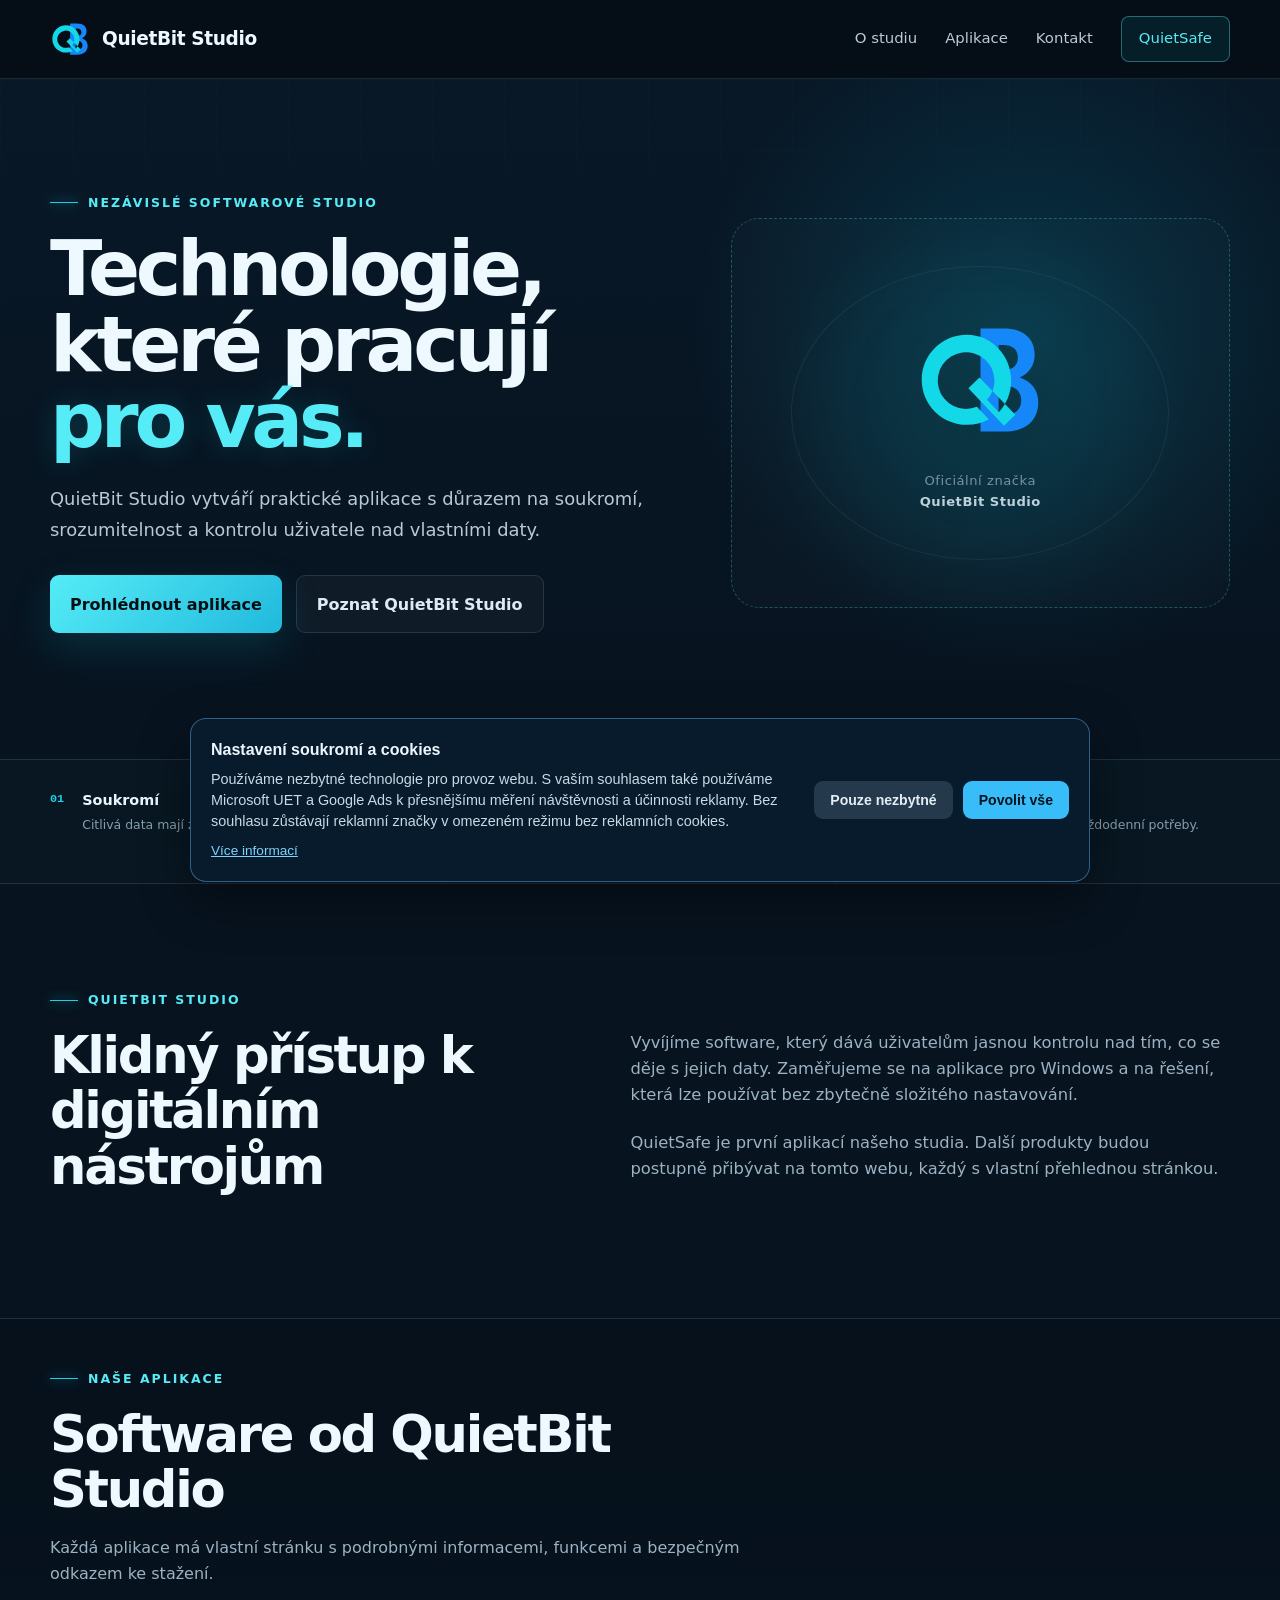
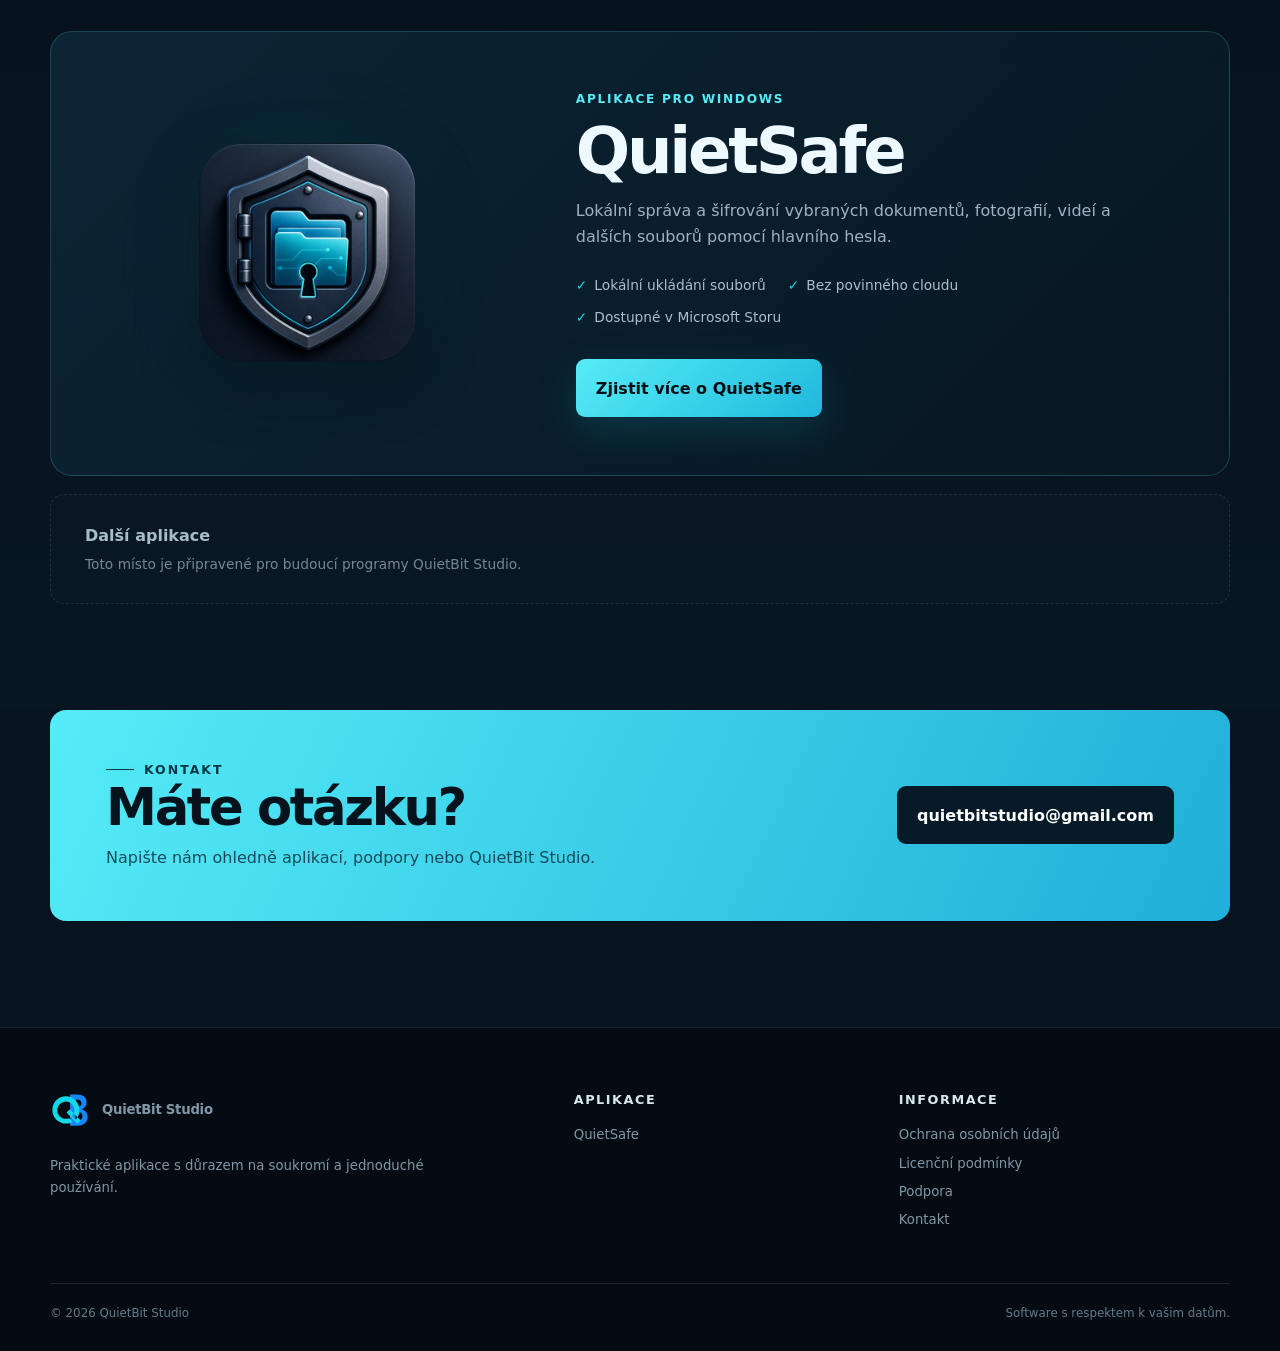
<file: index.html>
<!doctype html>
<html lang="cs">
<head>
  <!-- Google tag (gtag.js) -->
  <script async src="https://www.googletagmanager.com/gtag/js?id=AW-18332590954"></script>
  <script>
    window.dataLayer = window.dataLayer || [];
    function gtag(){dataLayer.push(arguments);}
    gtag('consent', 'default', {
      'ad_storage': 'denied',
      'analytics_storage': 'denied',
      'ad_user_data': 'denied',
      'ad_personalization': 'denied',
      'wait_for_update': 500
    });
    gtag('set', 'ads_data_redaction', true);
    gtag('js', new Date());
    gtag('config', 'AW-18332590954');
  </script>
  <meta charset="utf-8">
  <meta name="viewport" content="width=device-width, initial-scale=1">
  <title>QuietBit Studio | Aplikace s důrazem na soukromí</title>
  <meta name="description" content="QuietBit Studio vytváří srozumitelné aplikace s důrazem na soukromí, lokální zpracování dat a jednoduché používání. Poznejte aplikaci QuietSafe pro Windows.">
  <link rel="canonical" href="https://quietbitstudio.cz/">
  <meta property="og:type" content="website">
  <meta property="og:locale" content="cs_CZ">
  <meta property="og:title" content="QuietBit Studio">
  <meta property="og:description" content="Praktické aplikace s důrazem na soukromí a jednoduché používání.">
  <meta property="og:url" content="https://quietbitstudio.cz/">
  <meta property="og:image" content="https://quietbitstudio.cz/assets/quietbit-studio-google-1200.png">
  <meta name="theme-color" content="#07131f">
  <link rel="icon" type="image/png" sizes="96x96" href="/favicon-96x96.png">
  <link rel="apple-touch-icon" sizes="180x180" href="/apple-touch-icon.png">
  <link rel="stylesheet" href="styles.css?v=20260724-3">
  <link rel="stylesheet" href="uet-consent.css">
  <script src="uet-consent.js"></script>
  <script type="application/ld+json">
  {
    "@context": "https://schema.org",
    "@type": "Organization",
    "name": "QuietBit Studio",
    "url": "https://quietbitstudio.cz/",
    "email": "quietbitstudio@gmail.com",
    "description": "Vývoj praktických aplikací s důrazem na soukromí, lokální zpracování dat a jednoduché používání.",
    "logo": "https://quietbitstudio.cz/assets/quietbit-studio-google-1200.png"
  }
  </script>
</head>
<body class="studio-page">
  <a class="skip-link" href="#obsah">Přejít na obsah</a>
  <header class="site-header">
    <div class="container nav-wrap">
      <a class="brand studio-brand" href="#top" aria-label="QuietBit Studio – úvod">
        <img class="studio-logo" src="assets/quietbit-studio-mark.svg" alt="" width="40" height="40">
        <span>QuietBit Studio</span>
      </a>
      <nav aria-label="Hlavní navigace">
        <a href="#studio">O studiu</a>
        <a href="#aplikace">Aplikace</a>
        <a href="#kontakt">Kontakt</a>
        <a class="nav-cta" href="/quietsafe/">QuietSafe</a>
      </nav>
    </div>
  </header>

  <main id="obsah">
    <section class="hero studio-hero" id="top">
      <div class="container studio-hero-grid">
        <div class="hero-copy">
          <p class="eyebrow"><span></span> Nezávislé softwarové studio</p>
          <h1>Technologie, které pracují <em>pro vás.</em></h1>
          <p class="hero-lead">QuietBit Studio vytváří praktické aplikace s důrazem na soukromí, srozumitelnost a kontrolu uživatele nad vlastními daty.</p>
          <div class="hero-actions">
            <a class="button primary" href="#aplikace">Prohlédnout aplikace</a>
            <a class="button secondary" href="#studio">Poznat QuietBit Studio</a>
          </div>
        </div>
        <div class="studio-identity" aria-label="Logo QuietBit Studio">
          <img class="studio-mark-large" src="assets/quietbit-studio-mark.svg" alt="Propojený monogram písmen Q a B – logo QuietBit Studio" width="512" height="512">
          <p>Oficiální značka<br><strong>QuietBit Studio</strong></p>
        </div>
      </div>
    </section>

    <section class="trust-strip" aria-label="Hodnoty QuietBit Studio">
      <div class="container trust-grid">
        <div><strong>01</strong><span><b>Soukromí</b>Citlivá data mají zůstat pod kontrolou uživatele.</span></div>
        <div><strong>02</strong><span><b>Jednoduchost</b>Funkce mají být srozumitelné bez zbytežité složitosti.</span></div>
        <div><strong>03</strong><span><b>Praktičnost</b>Software má řešit skutečné každodenní potřeby.</span></div>
      </div>
    </section>

    <section class="section" id="studio">
      <div class="container studio-about">
        <div class="section-heading">
          <p class="eyebrow"><span></span> QuietBit Studio</p>
          <h2>Klidný přístup k digitálním nástrojům</h2>
        </div>
        <div class="studio-about-copy">
          <p>Vyvíjíme software, který dává uživatelům jasnou kontrolu nad tím, co se děje s jejich daty. Zaměřujeme se na aplikace pro Windows a na řešení, která lze používat bez zbytečně složitého nastavování.</p>
          <p>QuietSafe je první aplikací našeho studia. Další produkty budou postupně přibývat na tomto webu, každý s vlastní přehlednou stránkou.</p>
        </div>
      </div>
    </section>

    <section class="section apps-section" id="aplikace">
      <div class="container">
        <div class="section-heading">
          <p class="eyebrow"><span></span> Naše aplikace</p>
          <h2>Software od QuietBit Studio</h2>
          <p>Každá aplikace má vlastní stránku s podrobnými informacemi, funkcemi a bezpečným odkazem ke stažení.</p>
        </div>
        <article class="product-card">
          <div class="product-visual">
            <img src="assets/quietsafe-shield-clean.png" alt="Logo aplikace QuietSafe" width="1080" height="1080">
          </div>
          <div class="product-copy">
            <p class="product-label">Aplikace pro Windows</p>
            <h3>QuietSafe</h3>
            <p>Lokální správa a šifrování vybraných dokumentů, fotografií, videí a dalších souborů pomocí hlavního hesla.</p>
            <ul class="product-points">
              <li>Lokální ukládání souborů</li>
              <li>Bez povinného cloudu</li>
              <li>Dostupné v Microsoft Storu</li>
            </ul>
            <a class="button primary" href="/quietsafe/">Zjistit více o QuietSafe</a>
          </div>
        </article>
        <div class="future-products">
          <span>Další aplikace</span>
          <p>Toto místo je připravené pro budoucí programy QuietBit Studio.</p>
        </div>
      </div>
    </section>

    <section class="section cta-section" id="kontakt">
      <div class="container cta-box">
        <div>
          <p class="eyebrow"><span></span> Kontakt</p>
          <h2>Máte otázku?</h2>
          <p>Napište nám ohledně aplikací, podpory nebo QuietBit Studio.</p>
        </div>
        <a class="button primary" href="mailto:quietbitstudio@gmail.com">quietbitstudio@gmail.com</a>
      </div>
    </section>
  </main>

  <footer>
    <div class="container footer-grid">
      <div class="footer-brand">
        <a class="brand studio-brand" href="#top"><img class="studio-logo" src="assets/quietbit-studio-mark.svg" alt="" width="40" height="40"><span>QuietBit Studio</span></a>
        <p>Praktické aplikace s důrazem na soukromí a jednoduché používání.</p>
      </div>
      <div><h3>Aplikace</h3><a href="/quietsafe/">QuietSafe</a></div>
      <div><h3>Informace</h3><a href="privacy-policy.html">Ochrana osobních údajů</a><a href="terms.html">Licenční podmínky</a><a href="support.html">Podpora</a><a href="mailto:quietbitstudio@gmail.com">Kontakt</a></div>
    </div>
    <div class="container footer-bottom"><span>© <span id="year">2026</span> QuietBit Studio</span><span>Software s respektem k vašim datům.</span></div>
  </footer>
  <script>document.getElementById('year').textContent = new Date().getFullYear();</script>
</body>
</html>
</file>
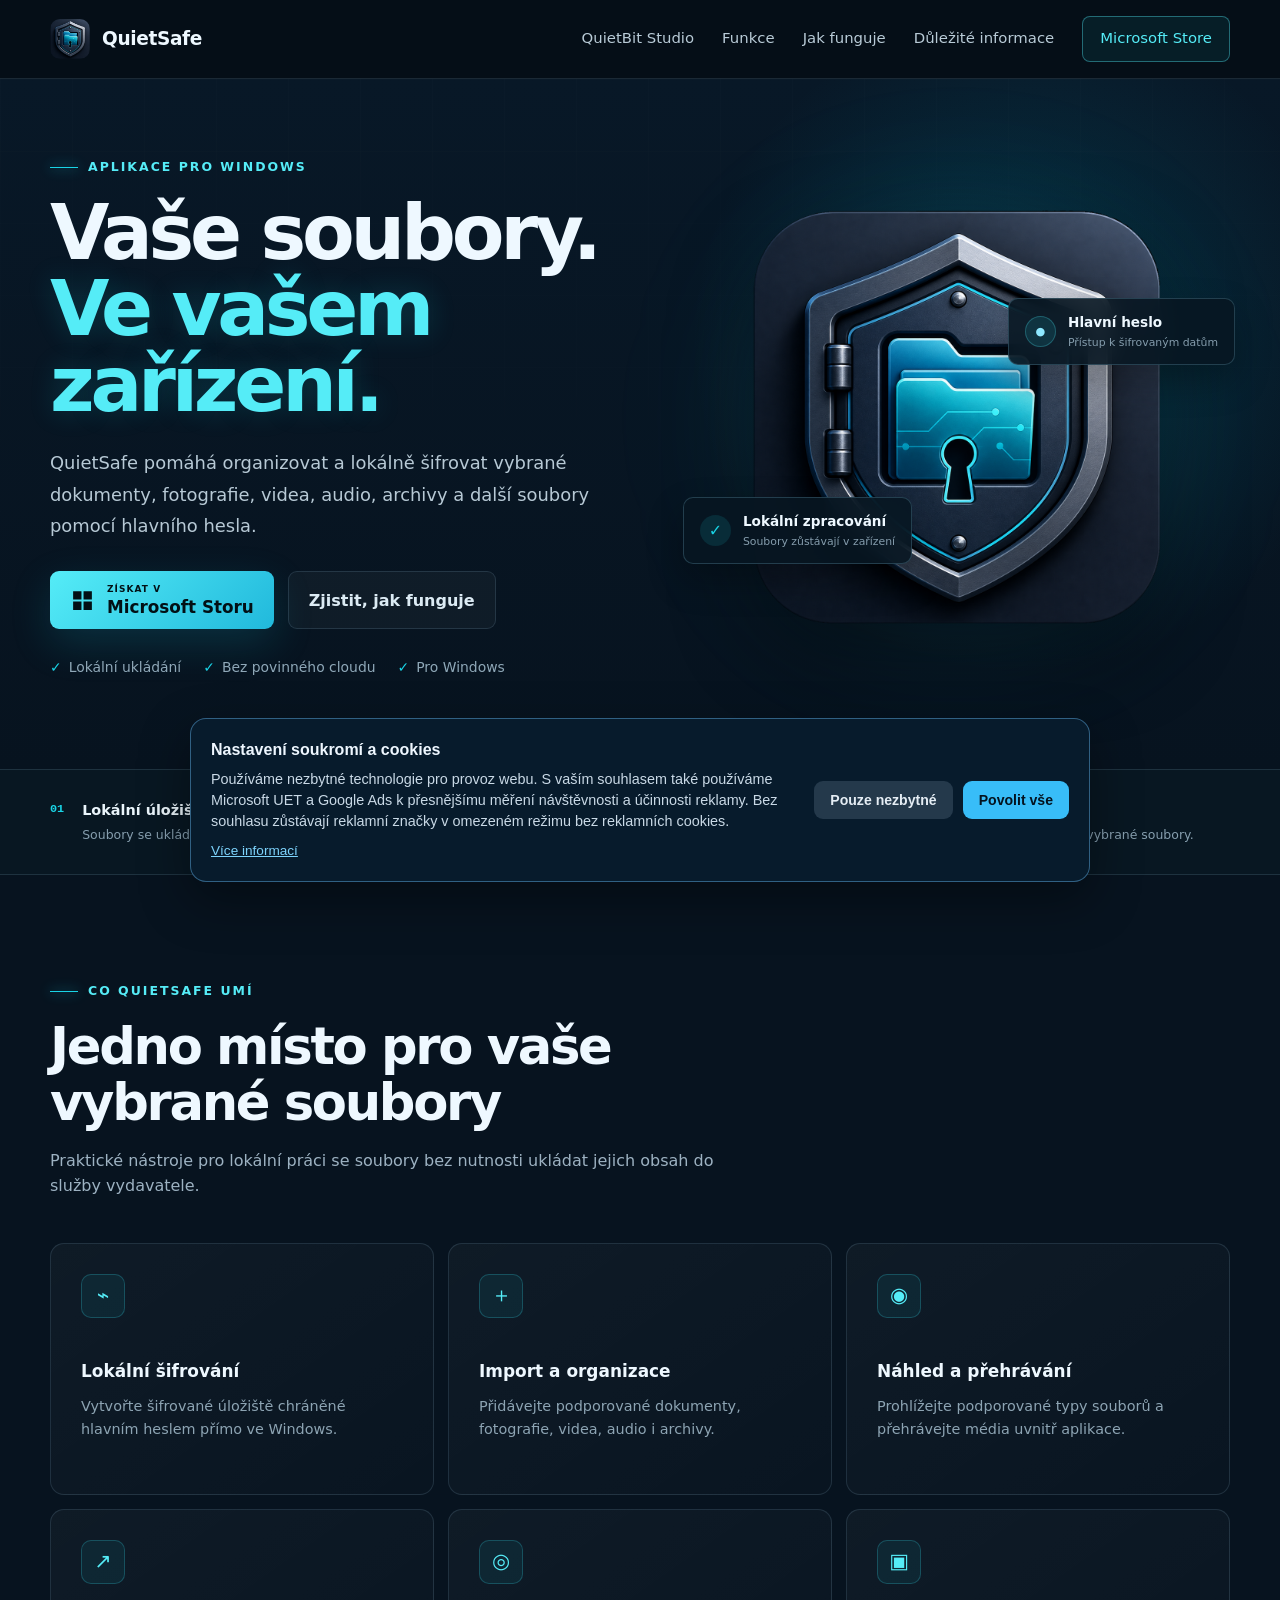
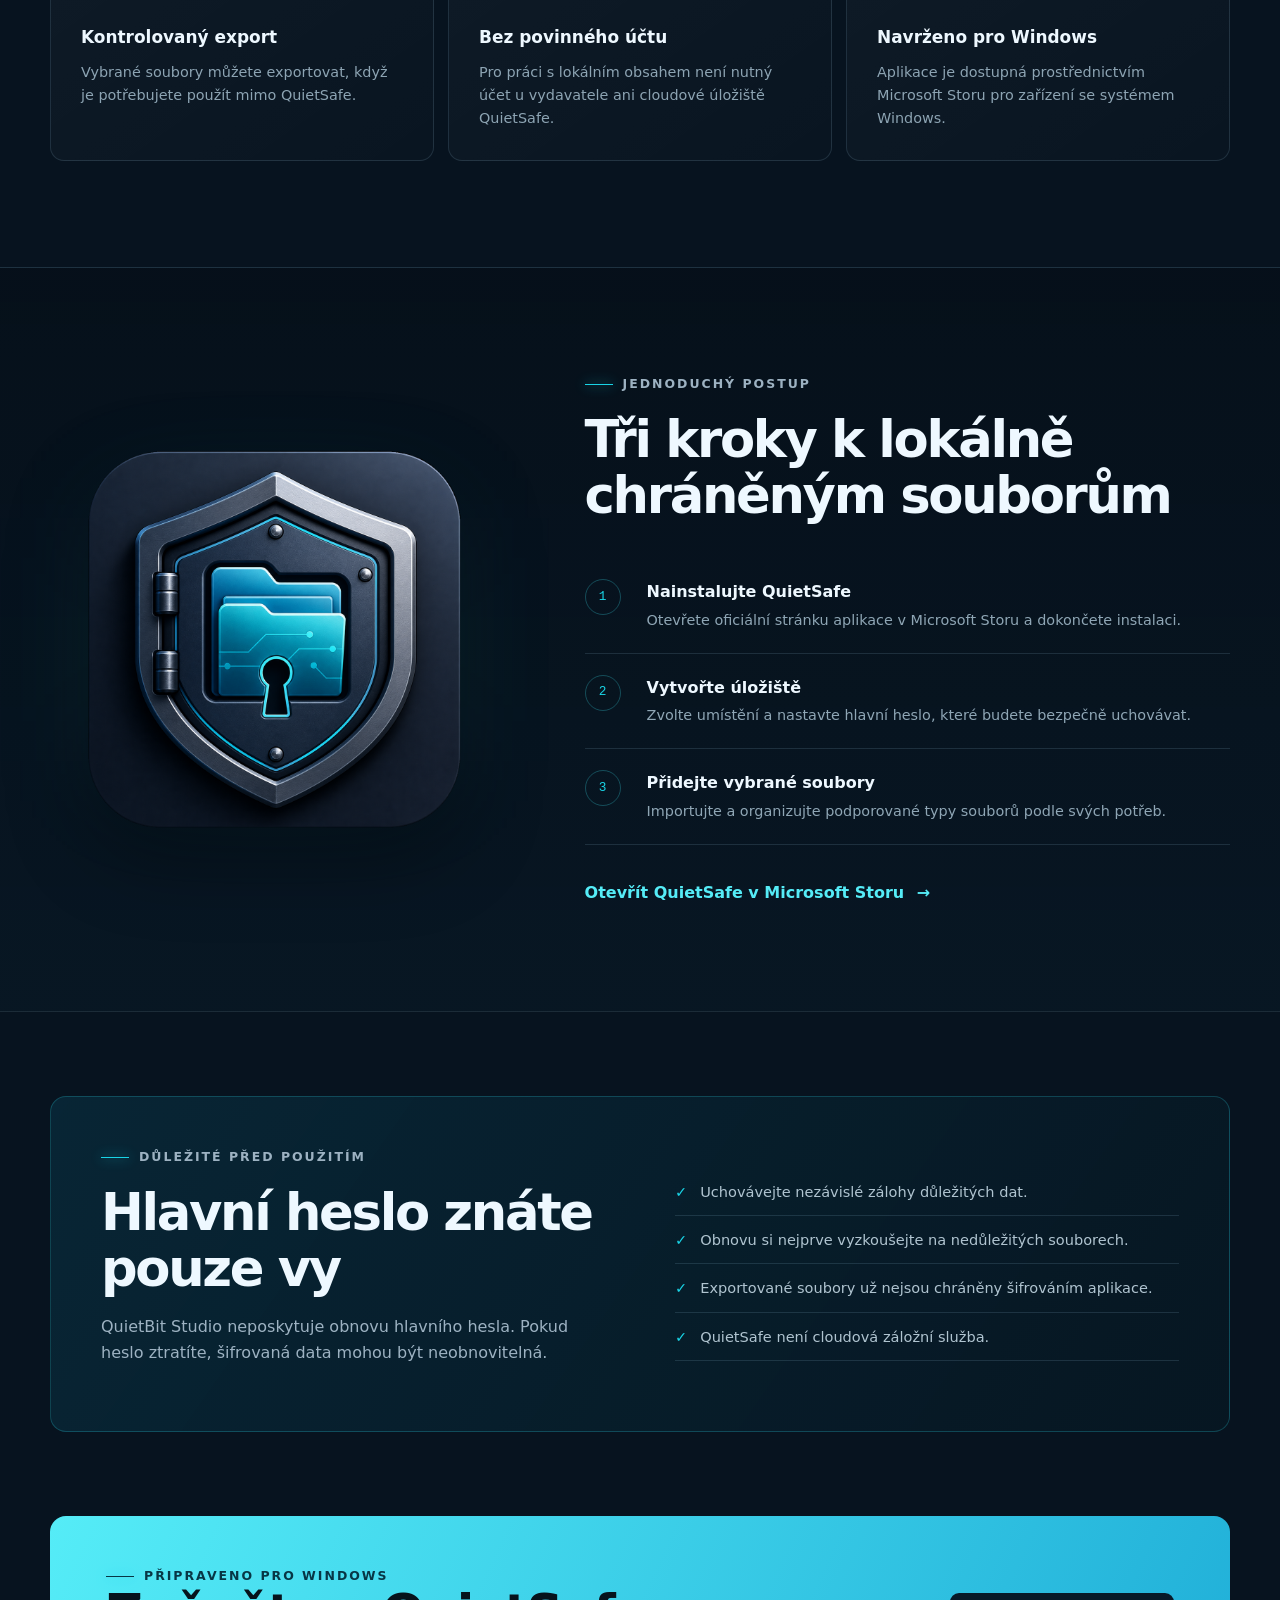
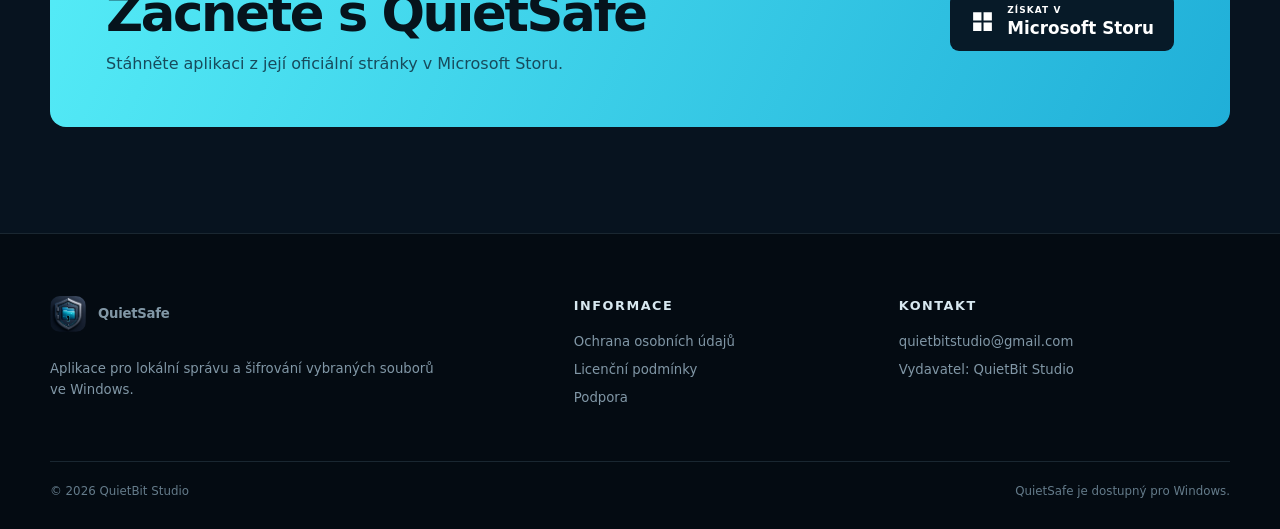
<file: quietsafe/index.html>
<!doctype html>
<html lang="cs">
<head>
  <!-- Google tag (gtag.js) -->
  <script async src="https://www.googletagmanager.com/gtag/js?id=AW-18332590954"></script>
  <script>
    window.dataLayer = window.dataLayer || [];
    function gtag(){dataLayer.push(arguments);}
    gtag('consent', 'default', {
      'ad_storage': 'denied',
      'analytics_storage': 'denied',
      'ad_user_data': 'denied',
      'ad_personalization': 'denied',
      'wait_for_update': 500
    });
    gtag('set', 'ads_data_redaction', true);
    gtag('js', new Date());

    gtag('config', 'AW-18332590954');
  </script>
  <meta charset="utf-8">
  <meta name="viewport" content="width=device-width, initial-scale=1">
  <title>QuietSafe pro Windows | Lokální šifrování souborů</title>
  <meta name="description" content="QuietSafe pomáhá spravovat a lokálně šifrovat vybrané dokumenty, fotografie a další soubory ve Windows. Stáhněte aplikaci z Microsoft Storu.">
  <link rel="canonical" href="https://quietbitstudio.cz/quietsafe/">
  <meta property="og:type" content="website">
  <meta property="og:locale" content="cs_CZ">
  <meta property="og:title" content="QuietSafe pro Windows">
  <meta property="og:description" content="Lokální správa a šifrování vybraných souborů ve Windows.">
  <meta property="og:url" content="https://quietbitstudio.cz/quietsafe/">
  <meta property="og:image" content="https://quietbitstudio.cz/assets/quietsafe-cover.png">
  <meta name="theme-color" content="#07131f">
  <link rel="icon" type="image/png" sizes="96x96" href="/favicon-96x96.png">
  <link rel="apple-touch-icon" sizes="180x180" href="/apple-touch-icon.png">
  <link rel="stylesheet" href="../styles.css">
  <link rel="stylesheet" href="../uet-consent.css">
  <script src="../uet-consent.js"></script>
  <script type="application/ld+json">
  {
    "@context": "https://schema.org",
    "@type": "SoftwareApplication",
    "name": "QuietSafe",
    "applicationCategory": "SecurityApplication",
    "operatingSystem": "Windows",
    "description": "Aplikace pro lokální správu a šifrování vybraných souborů ve Windows.",
    "publisher": {
      "@type": "Organization",
      "name": "QuietBit Studio",
      "url": "https://quietbitstudio.cz/",
      "logo": "https://quietbitstudio.cz/assets/quietsafe-business-logo-1200.png"
    },
    "downloadUrl": "https://apps.microsoft.com/detail/9PLM3BWGZHS3?hl=cs-CZ&gl=CZ"
  }
  </script>
</head>
<body>
  <a class="skip-link" href="#obsah">Přejít na obsah</a>
  <header class="site-header">
    <div class="container nav-wrap">
      <a class="brand" href="#top" aria-label="QuietSafe – úvod">
        <img src="../assets/quietsafe-icon.png" alt="" width="40" height="40">
        <span>QuietSafe</span>
      </a>
      <nav aria-label="Hlavní navigace">
        <a href="/">QuietBit Studio</a>
        <a href="#funkce">Funkce</a>
        <a href="#jak-funguje">Jak funguje</a>
        <a href="#dulezite">Důležité informace</a>
        <a class="nav-cta" href="https://apps.microsoft.com/detail/9PLM3BWGZHS3?hl=cs-CZ&gl=CZ">Microsoft Store</a>
      </nav>
    </div>
  </header>

  <main id="obsah">
    <section class="hero" id="top">
      <div class="container hero-grid">
        <div class="hero-copy">
          <p class="eyebrow"><span></span> Aplikace pro Windows</p>
          <h1>Vaše soubory.<br><em>Ve vašem zařízení.</em></h1>
          <p class="hero-lead">QuietSafe pomáhá organizovat a lokálně šifrovat vybrané dokumenty, fotografie, videa, audio, archivy a další soubory pomocí hlavního hesla.</p>
          <div class="hero-actions">
            <a class="button primary" href="https://apps.microsoft.com/detail/9PLM3BWGZHS3?hl=cs-CZ&gl=CZ">
              <svg aria-hidden="true" viewBox="0 0 24 24"><path d="M3 3h8v8H3V3Zm10 0h8v8h-8V3ZM3 13h8v8H3v-8Zm10 0h8v8h-8v-8Z"/></svg>
              <span><small>ZÍSKAT V</small>Microsoft Storu</span>
            </a>
            <a class="button secondary" href="#jak-funguje">Zjistit, jak funguje</a>
          </div>
          <ul class="hero-points" aria-label="Hlavní vlastnosti">
            <li>Lokální ukládání</li>
            <li>Bez povinného cloudu</li>
            <li>Pro Windows</li>
          </ul>
        </div>
        <div class="hero-visual" aria-label="Ilustrace aplikace QuietSafe">
          <div class="glow"></div>
          <img src="../assets/quietsafe-shield-clean.png" alt="Symbol QuietSafe – složky uvnitř ochranného štítu" width="1080" height="1080">
          <div class="status-card status-one"><span class="status-icon">✓</span><div><strong>Lokální zpracování</strong><small>Soubory zůstávají v zařízení</small></div></div>
          <div class="status-card status-two"><span class="status-icon key">●</span><div><strong>Hlavní heslo</strong><small>Přístup k šifrovaným datům</small></div></div>
        </div>
      </div>
    </section>

    <section class="trust-strip" aria-label="Shrnutí ochrany soukromí">
      <div class="container trust-grid">
        <div><strong>01</strong><span><b>Lokální úložiště</b>Soubory se ukládají na vašem zařízení.</span></div>
        <div><strong>02</strong><span><b>Bez služby QuietSafe Cloud</b>Soubory ani klíče se neposílají vydavateli.</span></div>
        <div><strong>03</strong><span><b>Vy rozhodujete</b>Importujete a exportujete jen vybrané soubory.</span></div>
      </div>
    </section>

    <section class="section" id="funkce">
      <div class="container">
        <div class="section-heading">
          <p class="eyebrow"><span></span> Co QuietSafe umí</p>
          <h2>Jedno místo pro vaše vybrané soubory</h2>
          <p>Praktické nástroje pro lokální práci se soubory bez nutnosti ukládat jejich obsah do služby vydavatele.</p>
        </div>
        <div class="feature-grid">
          <article class="feature-card">
            <div class="feature-icon">⌁</div>
            <h3>Lokální šifrování</h3>
            <p>Vytvořte šifrované úložiště chráněné hlavním heslem přímo ve Windows.</p>
          </article>
          <article class="feature-card">
            <div class="feature-icon">＋</div>
            <h3>Import a organizace</h3>
            <p>Přidávejte podporované dokumenty, fotografie, videa, audio i archivy.</p>
          </article>
          <article class="feature-card">
            <div class="feature-icon">◉</div>
            <h3>Náhled a přehrávání</h3>
            <p>Prohlížejte podporované typy souborů a přehrávejte média uvnitř aplikace.</p>
          </article>
          <article class="feature-card">
            <div class="feature-icon">↗</div>
            <h3>Kontrolovaný export</h3>
            <p>Vybrané soubory můžete exportovat, když je potřebujete použít mimo QuietSafe.</p>
          </article>
          <article class="feature-card">
            <div class="feature-icon">◎</div>
            <h3>Bez povinného účtu</h3>
            <p>Pro práci s lokálním obsahem není nutný účet u vydavatele ani cloudové úložiště QuietSafe.</p>
          </article>
          <article class="feature-card">
            <div class="feature-icon">▣</div>
            <h3>Navrženo pro Windows</h3>
            <p>Aplikace je dostupná prostřednictvím Microsoft Storu pro zařízení se systémem Windows.</p>
          </article>
        </div>
      </div>
    </section>

    <section class="section process-section" id="jak-funguje">
      <div class="container process-grid">
        <div class="process-art">
          <img src="../assets/quietsafe-shield-clean.png" alt="Ikona QuietSafe s ochranným štítem a složkami" width="1080" height="1080" loading="lazy">
        </div>
        <div class="process-copy">
          <p class="eyebrow"><span></span> Jednoduchý postup</p>
          <h2>Tři kroky k lokálně chráněným souborům</h2>
          <ol class="steps">
            <li><span>1</span><div><h3>Nainstalujte QuietSafe</h3><p>Otevřete oficiální stránku aplikace v Microsoft Storu a dokončete instalaci.</p></div></li>
            <li><span>2</span><div><h3>Vytvořte úložiště</h3><p>Zvolte umístění a nastavte hlavní heslo, které budete bezpečně uchovávat.</p></div></li>
            <li><span>3</span><div><h3>Přidejte vybrané soubory</h3><p>Importujte a organizujte podporované typy souborů podle svých potřeb.</p></div></li>
          </ol>
          <a class="text-link" href="https://apps.microsoft.com/detail/9PLM3BWGZHS3?hl=cs-CZ&gl=CZ">Otevřít QuietSafe v Microsoft Storu <span>→</span></a>
        </div>
      </div>
    </section>

    <section class="section notice-section" id="dulezite">
      <div class="container notice-wrap">
        <div>
          <p class="eyebrow"><span></span> Důležité před použitím</p>
          <h2>Hlavní heslo znáte pouze vy</h2>
          <p>QuietBit Studio neposkytuje obnovu hlavního hesla. Pokud heslo ztratíte, šifrovaná data mohou být neobnovitelná.</p>
        </div>
        <ul>
          <li><span>✓</span> Uchovávejte nezávislé zálohy důležitých dat.</li>
          <li><span>✓</span> Obnovu si nejprve vyzkoušejte na nedůležitých souborech.</li>
          <li><span>✓</span> Exportované soubory už nejsou chráněny šifrováním aplikace.</li>
          <li><span>✓</span> QuietSafe není cloudová záložní služba.</li>
        </ul>
      </div>
    </section>

    <section class="section cta-section">
      <div class="container cta-box">
        <div>
          <p class="eyebrow"><span></span> Připraveno pro Windows</p>
          <h2>Začněte s QuietSafe</h2>
          <p>Stáhněte aplikaci z její oficiální stránky v Microsoft Storu.</p>
        </div>
        <a class="button primary" href="https://apps.microsoft.com/detail/9PLM3BWGZHS3?hl=cs-CZ&gl=CZ">
          <svg aria-hidden="true" viewBox="0 0 24 24"><path d="M3 3h8v8H3V3Zm10 0h8v8h-8V3ZM3 13h8v8H3v-8Zm10 0h8v8h-8v-8Z"/></svg>
          <span><small>ZÍSKAT V</small>Microsoft Storu</span>
        </a>
      </div>
    </section>
  </main>

  <footer>
    <div class="container footer-grid">
      <div class="footer-brand">
        <a class="brand" href="#top"><img src="../assets/quietsafe-icon.png" alt="" width="36" height="36"><span>QuietSafe</span></a>
        <p>Aplikace pro lokální správu a šifrování vybraných souborů ve Windows.</p>
      </div>
      <div><h3>Informace</h3><a href="../privacy-policy.html">Ochrana osobních údajů</a><a href="../terms.html">Licenční podmínky</a><a href="../support.html">Podpora</a></div>
      <div><h3>Kontakt</h3><a href="mailto:quietbitstudio@gmail.com">quietbitstudio@gmail.com</a><p>Vydavatel: QuietBit Studio</p></div>
    </div>
    <div class="container footer-bottom"><span>© <span id="year">2026</span> QuietBit Studio</span><span>QuietSafe je dostupný pro Windows.</span></div>
  </footer>
  <script>document.getElementById('year').textContent = new Date().getFullYear();</script>
</body>
</html>
</file>
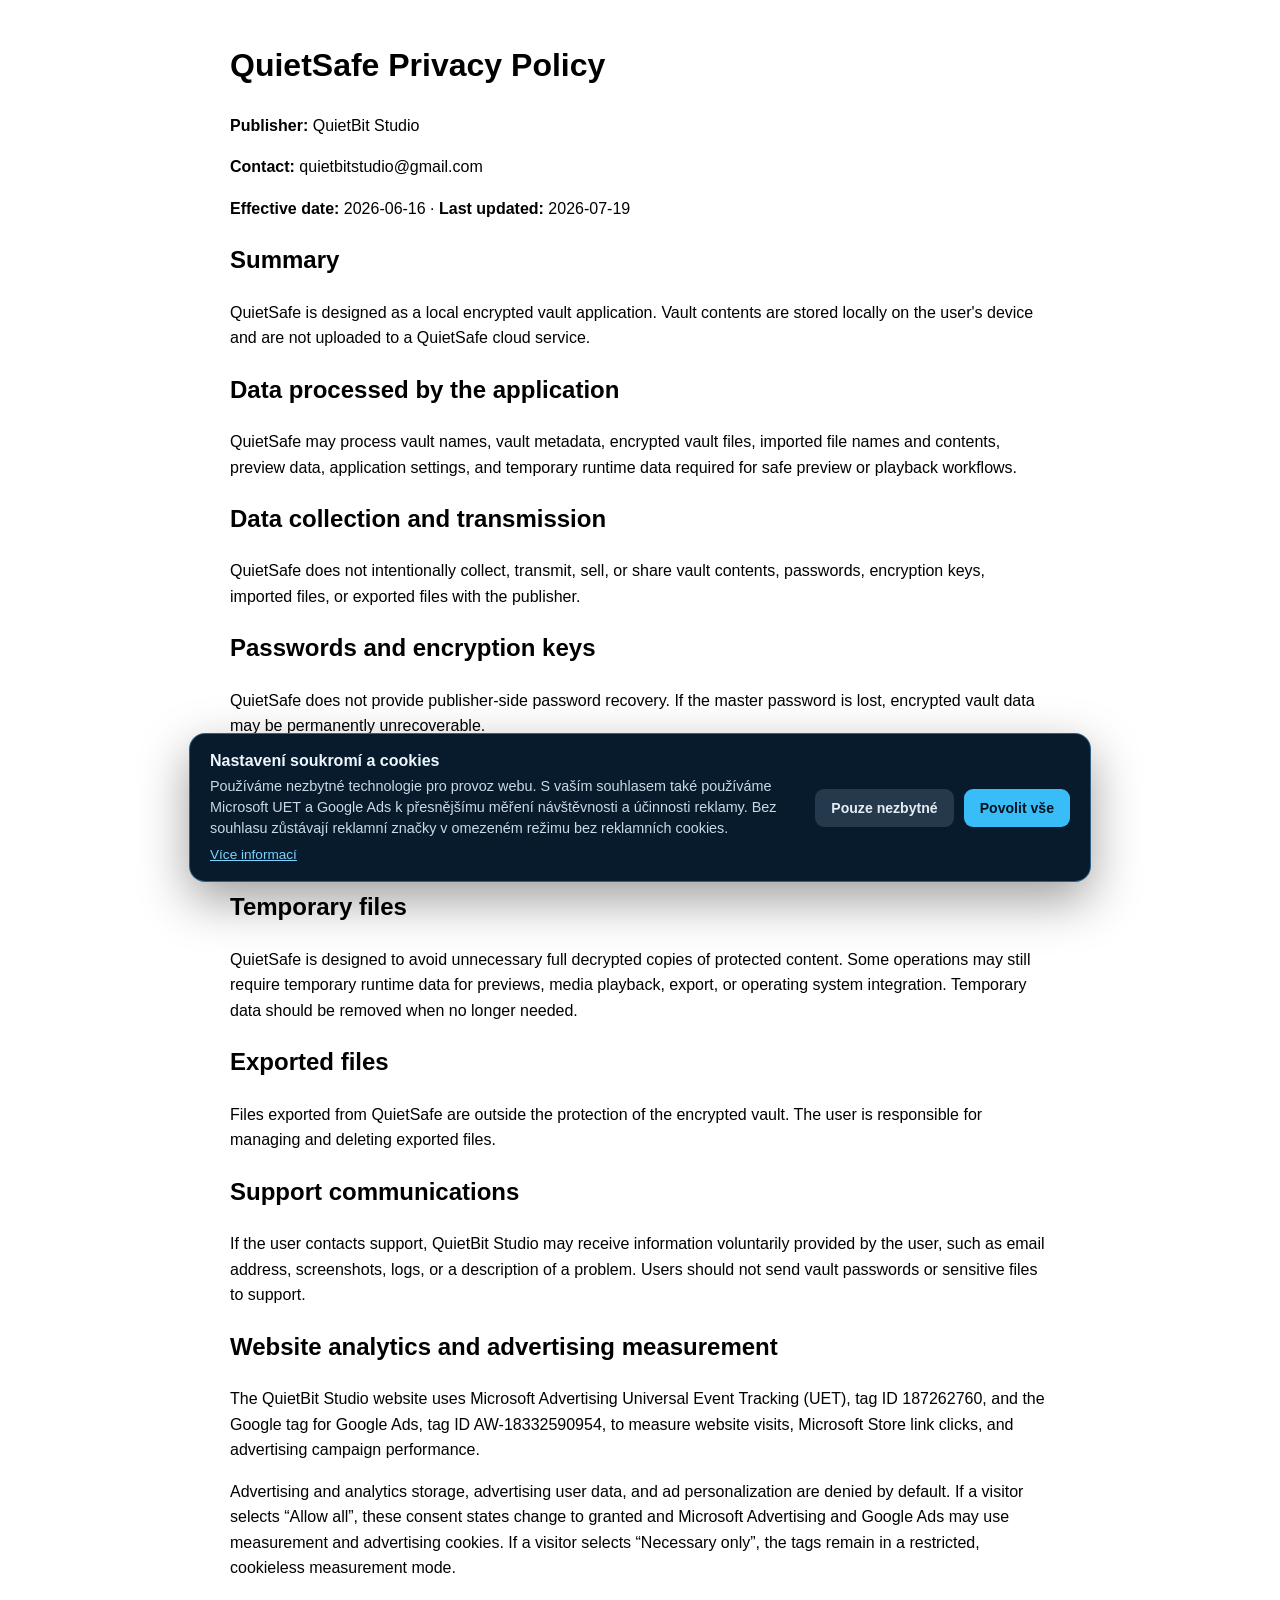
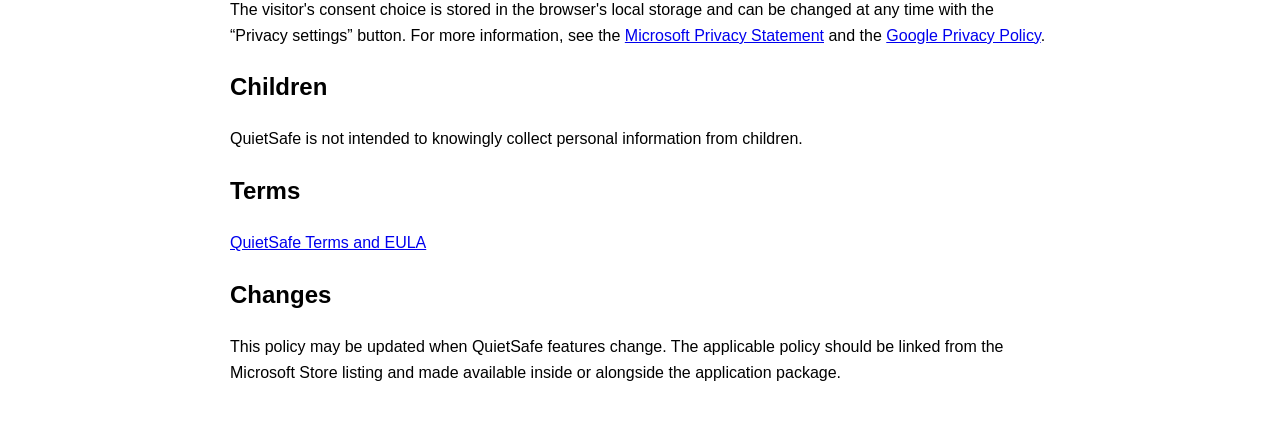
<file: privacy-policy.html>
<!doctype html>
<html lang="en">
<head>
  <!-- Google tag (gtag.js) -->
  <script async src="https://www.googletagmanager.com/gtag/js?id=AW-18332590954"></script>
  <script>
    window.dataLayer = window.dataLayer || [];
    function gtag(){dataLayer.push(arguments);}
    gtag('consent', 'default', {
      'ad_storage': 'denied',
      'analytics_storage': 'denied',
      'ad_user_data': 'denied',
      'ad_personalization': 'denied',
      'wait_for_update': 500
    });
    gtag('set', 'ads_data_redaction', true);
    gtag('js', new Date());

    gtag('config', 'AW-18332590954');
  </script>
  <meta charset="utf-8">
  <title>QuietSafe Privacy Policy</title>
  <meta name="viewport" content="width=device-width, initial-scale=1">
  <link rel="icon" type="image/png" sizes="96x96" href="/favicon-96x96.png">
  <link rel="apple-touch-icon" sizes="180x180" href="/apple-touch-icon.png">
  <link rel="stylesheet" href="uet-consent.css">
  <script src="uet-consent.js"></script>
</head>
<body>
  <main style="max-width: 820px; margin: 40px auto; padding: 0 20px; font-family: Arial, sans-serif; line-height: 1.6;">
    <h1>QuietSafe Privacy Policy</h1>

    <p><strong>Publisher:</strong> QuietBit Studio</p>
    <p><strong>Contact:</strong> quietbitstudio@gmail.com</p>
    <p><strong>Effective date:</strong> 2026-06-16 · <strong>Last updated:</strong> 2026-07-19</p>

    <h2>Summary</h2>
    <p>QuietSafe is designed as a local encrypted vault application. Vault contents are stored locally on the user's device and are not uploaded to a QuietSafe cloud service.</p>

    <h2>Data processed by the application</h2>
    <p>QuietSafe may process vault names, vault metadata, encrypted vault files, imported file names and contents, preview data, application settings, and temporary runtime data required for safe preview or playback workflows.</p>

    <h2>Data collection and transmission</h2>
    <p>QuietSafe does not intentionally collect, transmit, sell, or share vault contents, passwords, encryption keys, imported files, or exported files with the publisher.</p>

    <h2>Passwords and encryption keys</h2>
    <p>QuietSafe does not provide publisher-side password recovery. If the master password is lost, encrypted vault data may be permanently unrecoverable.</p>

    <h2>Local storage</h2>
    <p>QuietSafe stores vault data on the user's device in user-selected or application-managed folders. The user is responsible for backups and for protecting device access.</p>

    <h2>Temporary files</h2>
    <p>QuietSafe is designed to avoid unnecessary full decrypted copies of protected content. Some operations may still require temporary runtime data for previews, media playback, export, or operating system integration. Temporary data should be removed when no longer needed.</p>

    <h2>Exported files</h2>
    <p>Files exported from QuietSafe are outside the protection of the encrypted vault. The user is responsible for managing and deleting exported files.</p>

    <h2>Support communications</h2>
    <p>If the user contacts support, QuietBit Studio may receive information voluntarily provided by the user, such as email address, screenshots, logs, or a description of a problem. Users should not send vault passwords or sensitive files to support.</p>

    <h2 id="website-measurement">Website analytics and advertising measurement</h2>
    <p>The QuietBit Studio website uses Microsoft Advertising Universal Event Tracking (UET), tag ID 187262760, and the Google tag for Google Ads, tag ID AW-18332590954, to measure website visits, Microsoft Store link clicks, and advertising campaign performance.</p>
    <p>Advertising and analytics storage, advertising user data, and ad personalization are denied by default. If a visitor selects “Allow all”, these consent states change to granted and Microsoft Advertising and Google Ads may use measurement and advertising cookies. If a visitor selects “Necessary only”, the tags remain in a restricted, cookieless measurement mode.</p>
    <p>The visitor's consent choice is stored in the browser's local storage and can be changed at any time with the “Privacy settings” button. For more information, see the <a href="https://privacy.microsoft.com/privacystatement">Microsoft Privacy Statement</a> and the <a href="https://policies.google.com/privacy">Google Privacy Policy</a>.</p>

    <h2>Children</h2>
    <p>QuietSafe is not intended to knowingly collect personal information from children.</p>

    <h2>Terms</h2>
    <p><a href="terms.html">QuietSafe Terms and EULA</a></p>

    <h2>Changes</h2>
    <p>This policy may be updated when QuietSafe features change. The applicable policy should be linked from the Microsoft Store listing and made available inside or alongside the application package.</p>
  </main>
</body>
</html>
</file>
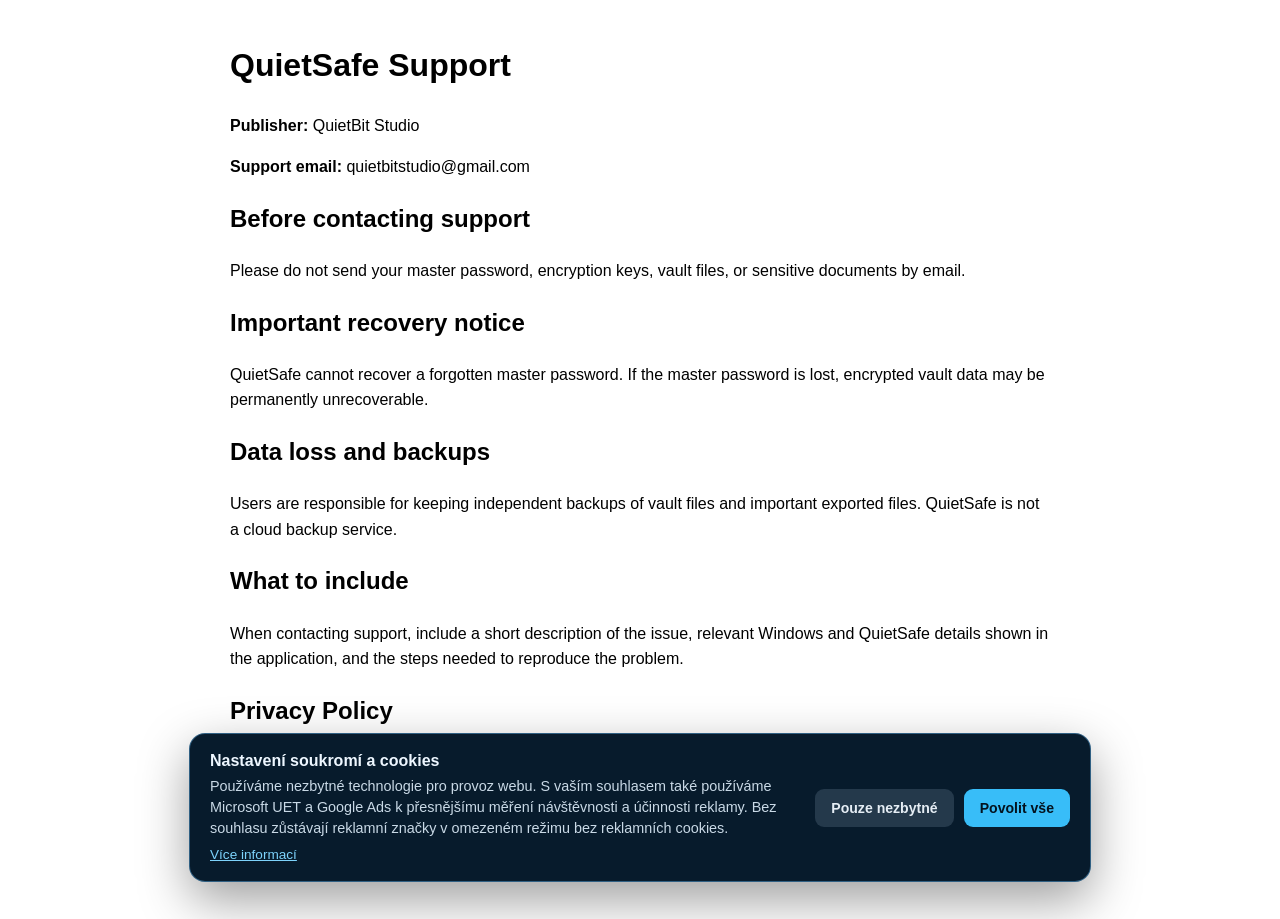
<file: support.html>
<!doctype html>
<html lang="en">
<head>
  <!-- Google tag (gtag.js) -->
  <script async src="https://www.googletagmanager.com/gtag/js?id=AW-18332590954"></script>
  <script>
    window.dataLayer = window.dataLayer || [];
    function gtag(){dataLayer.push(arguments);}
    gtag('consent', 'default', {
      'ad_storage': 'denied',
      'analytics_storage': 'denied',
      'ad_user_data': 'denied',
      'ad_personalization': 'denied',
      'wait_for_update': 500
    });
    gtag('set', 'ads_data_redaction', true);
    gtag('js', new Date());

    gtag('config', 'AW-18332590954');
  </script>
  <meta charset="utf-8">
  <title>QuietSafe Support</title>
  <meta name="viewport" content="width=device-width, initial-scale=1">
  <link rel="icon" type="image/png" sizes="96x96" href="/favicon-96x96.png">
  <link rel="apple-touch-icon" sizes="180x180" href="/apple-touch-icon.png">
  <link rel="stylesheet" href="uet-consent.css">
  <script src="uet-consent.js"></script>
</head>
<body>
  <main style="max-width: 820px; margin: 40px auto; padding: 0 20px; font-family: Arial, sans-serif; line-height: 1.6;">
    <h1>QuietSafe Support</h1>

    <p><strong>Publisher:</strong> QuietBit Studio</p>
    <p><strong>Support email:</strong> quietbitstudio@gmail.com</p>

    <h2>Before contacting support</h2>
    <p>Please do not send your master password, encryption keys, vault files, or sensitive documents by email.</p>

    <h2>Important recovery notice</h2>
    <p>QuietSafe cannot recover a forgotten master password. If the master password is lost, encrypted vault data may be permanently unrecoverable.</p>

    <h2>Data loss and backups</h2>
    <p>Users are responsible for keeping independent backups of vault files and important exported files. QuietSafe is not a cloud backup service.</p>

    <h2>What to include</h2>
    <p>When contacting support, include a short description of the issue, relevant Windows and QuietSafe details shown in the application, and the steps needed to reproduce the problem.</p>

    <h2>Privacy Policy</h2>
    <p><a href="privacy-policy.html">QuietSafe Privacy Policy</a></p>

    <h2>Terms</h2>
    <p><a href="terms.html">QuietSafe Terms and EULA</a></p>
  </main>
</body>
</html>
</file>
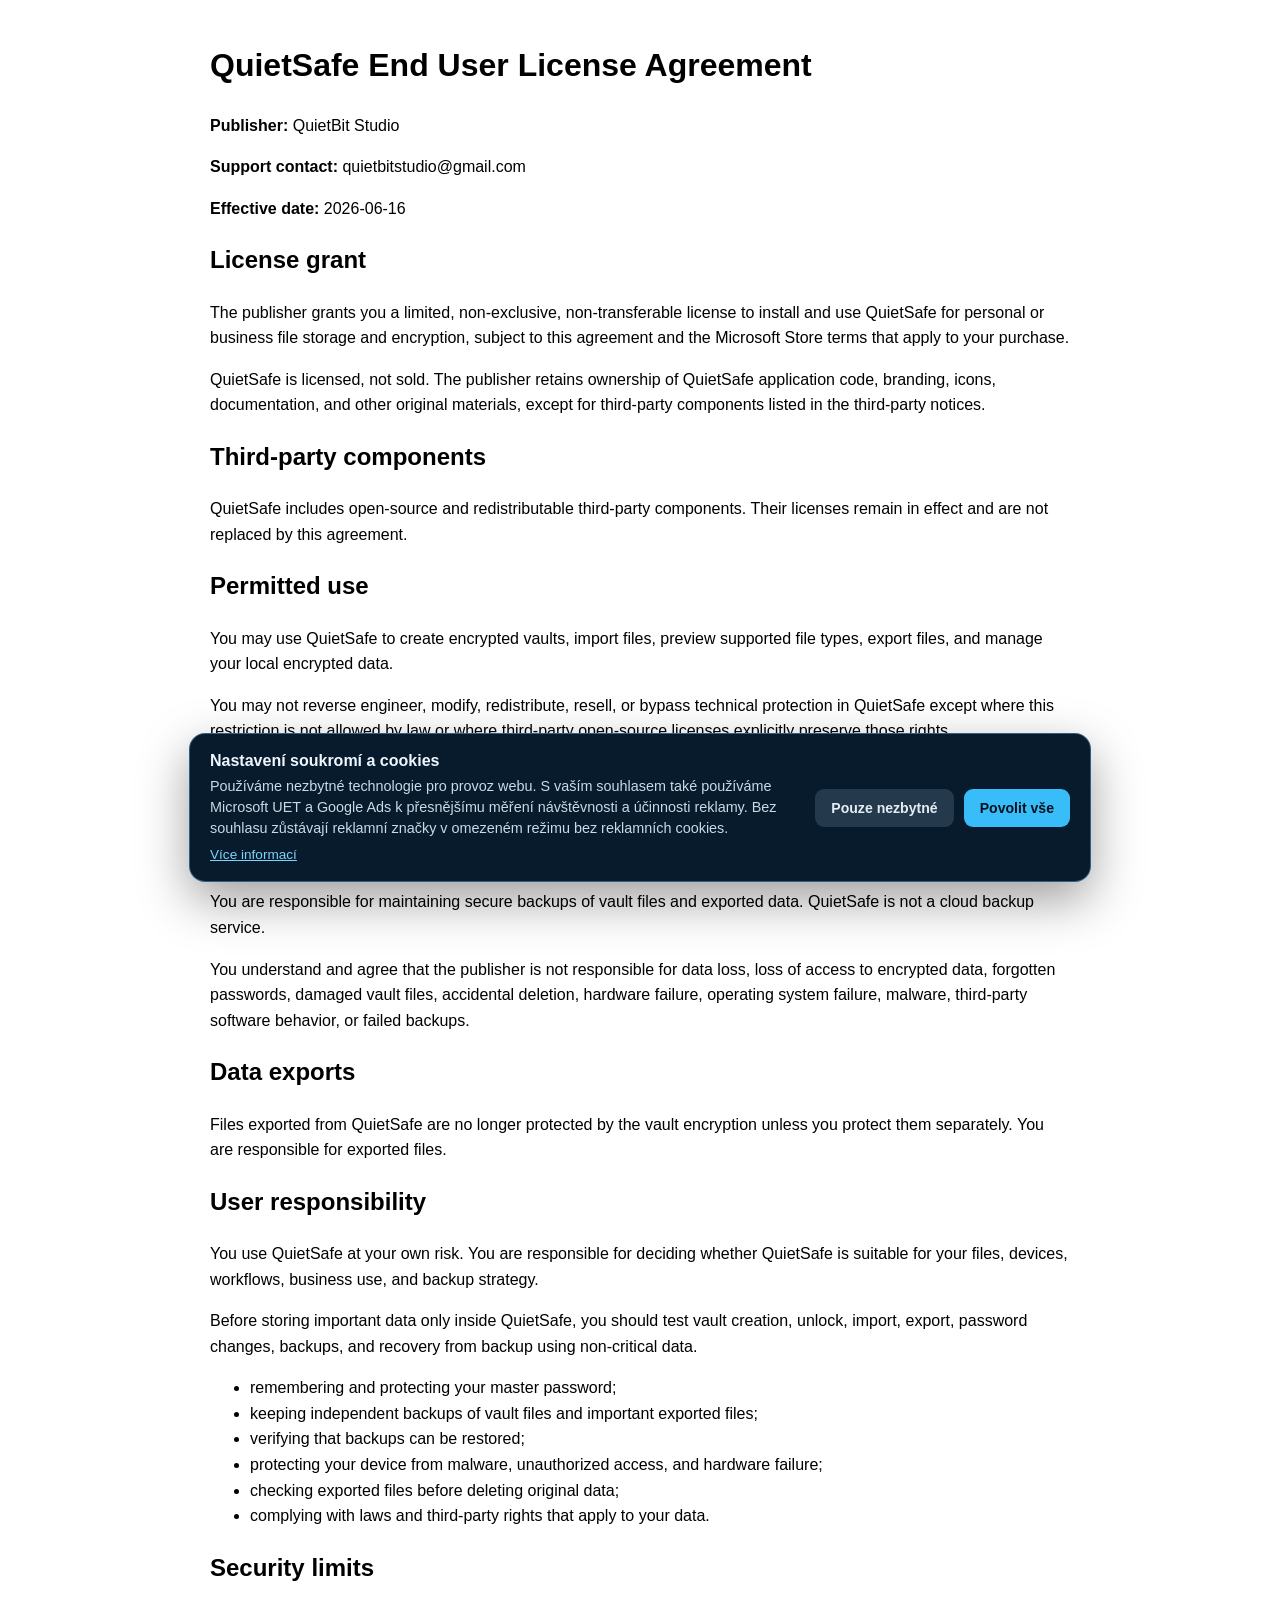
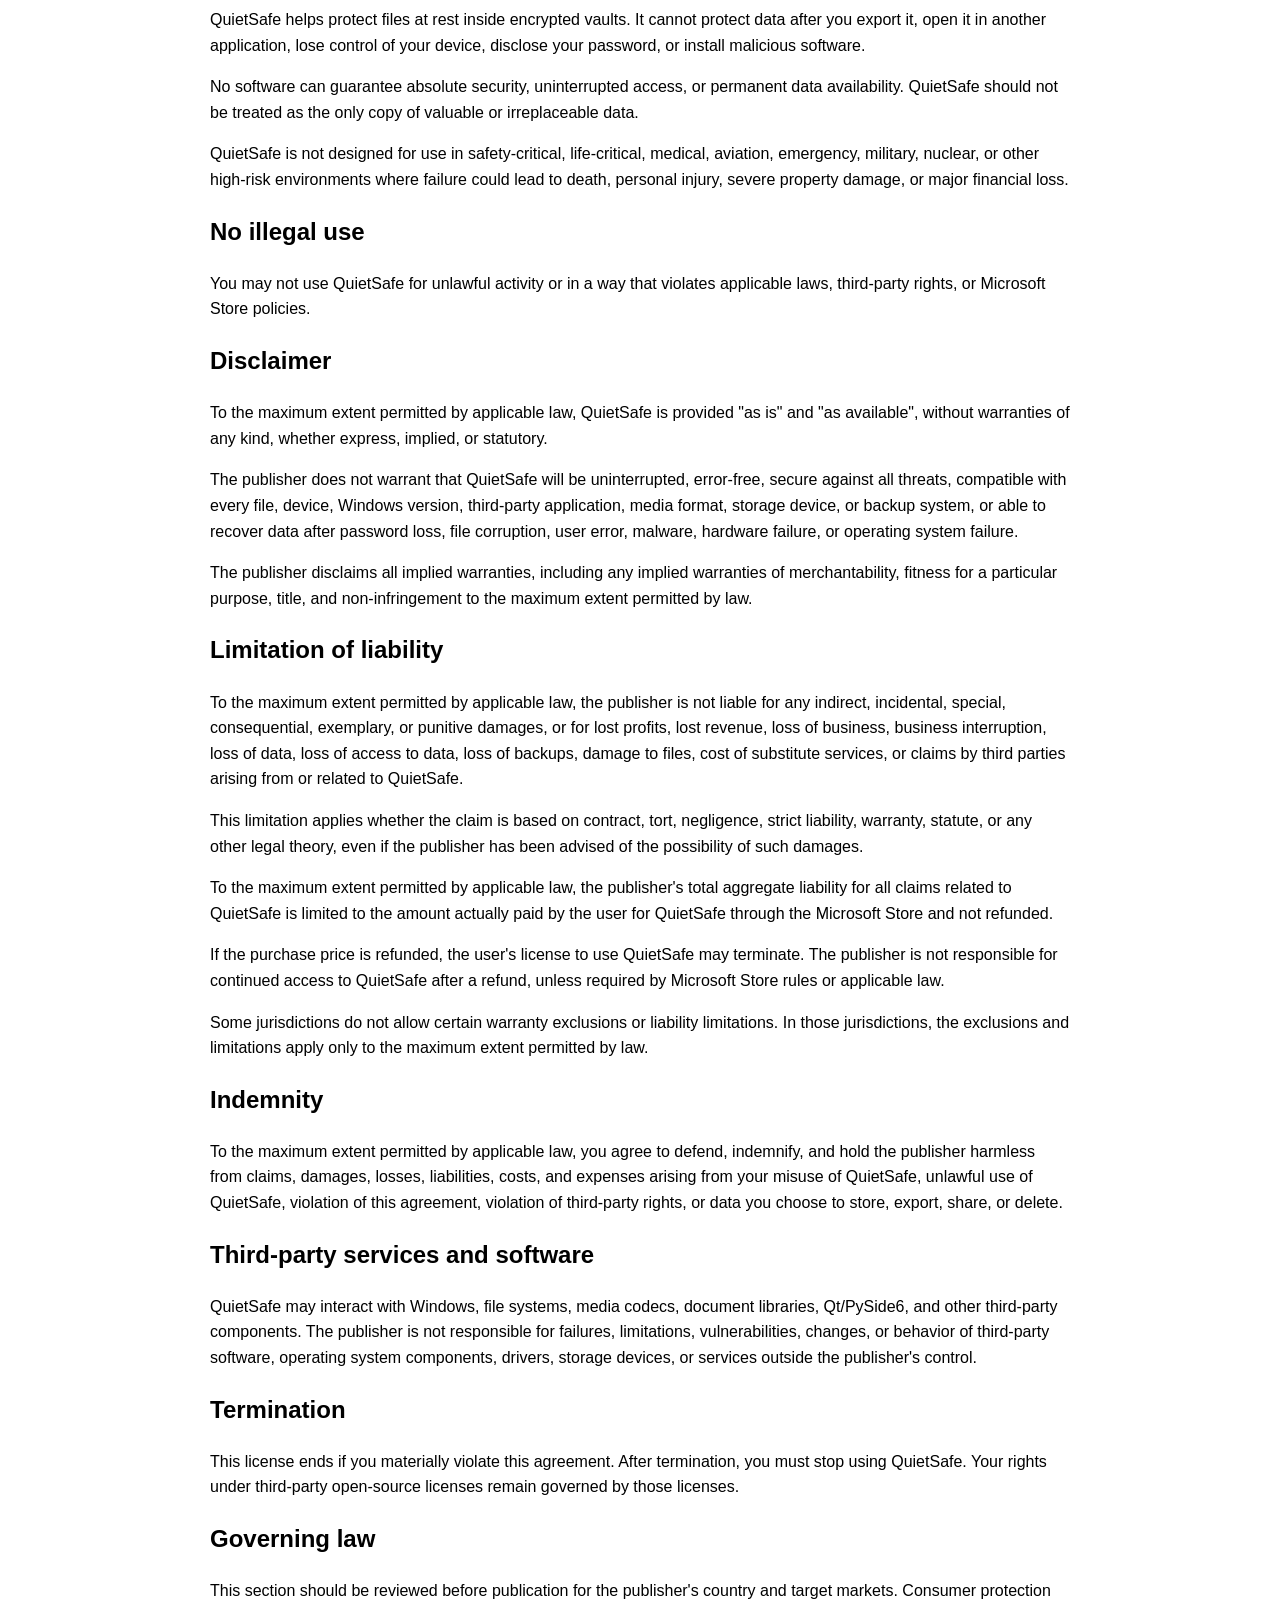
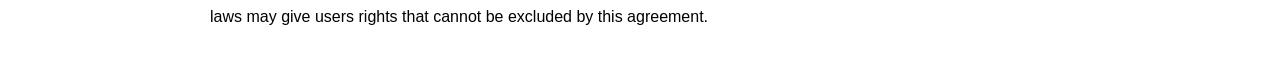
<file: terms.html>
<!doctype html>
<html lang="en">
<head>
  <!-- Google tag (gtag.js) -->
  <script async src="https://www.googletagmanager.com/gtag/js?id=AW-18332590954"></script>
  <script>
    window.dataLayer = window.dataLayer || [];
    function gtag(){dataLayer.push(arguments);}
    gtag('consent', 'default', {
      'ad_storage': 'denied',
      'analytics_storage': 'denied',
      'ad_user_data': 'denied',
      'ad_personalization': 'denied',
      'wait_for_update': 500
    });
    gtag('set', 'ads_data_redaction', true);
    gtag('js', new Date());

    gtag('config', 'AW-18332590954');
  </script>
  <meta charset="utf-8">
  <title>QuietSafe Terms and EULA</title>
  <meta name="viewport" content="width=device-width, initial-scale=1">
  <link rel="icon" type="image/png" sizes="96x96" href="/favicon-96x96.png">
  <link rel="apple-touch-icon" sizes="180x180" href="/apple-touch-icon.png">
  <link rel="stylesheet" href="uet-consent.css">
  <script src="uet-consent.js"></script>
</head>
<body>
  <main style="max-width: 860px; margin: 40px auto; padding: 0 20px; font-family: Arial, sans-serif; line-height: 1.6;">
    <h1>QuietSafe End User License Agreement</h1>

    <p><strong>Publisher:</strong> QuietBit Studio</p>
    <p><strong>Support contact:</strong> quietbitstudio@gmail.com</p>
    <p><strong>Effective date:</strong> 2026-06-16</p>

    <h2>License grant</h2>
    <p>The publisher grants you a limited, non-exclusive, non-transferable license to install and use QuietSafe for personal or business file storage and encryption, subject to this agreement and the Microsoft Store terms that apply to your purchase.</p>
    <p>QuietSafe is licensed, not sold. The publisher retains ownership of QuietSafe application code, branding, icons, documentation, and other original materials, except for third-party components listed in the third-party notices.</p>

    <h2>Third-party components</h2>
    <p>QuietSafe includes open-source and redistributable third-party components. Their licenses remain in effect and are not replaced by this agreement.</p>

    <h2>Permitted use</h2>
    <p>You may use QuietSafe to create encrypted vaults, import files, preview supported file types, export files, and manage your local encrypted data.</p>
    <p>You may not reverse engineer, modify, redistribute, resell, or bypass technical protection in QuietSafe except where this restriction is not allowed by law or where third-party open-source licenses explicitly preserve those rights.</p>

    <h2>Passwords, recovery, and backups</h2>
    <p>QuietSafe is designed so that the publisher cannot recover your vault password. If you forget the master password, encrypted vault contents may be permanently unrecoverable.</p>
    <p>You are responsible for maintaining secure backups of vault files and exported data. QuietSafe is not a cloud backup service.</p>
    <p>You understand and agree that the publisher is not responsible for data loss, loss of access to encrypted data, forgotten passwords, damaged vault files, accidental deletion, hardware failure, operating system failure, malware, third-party software behavior, or failed backups.</p>

    <h2>Data exports</h2>
    <p>Files exported from QuietSafe are no longer protected by the vault encryption unless you protect them separately. You are responsible for exported files.</p>

    <h2>User responsibility</h2>
    <p>You use QuietSafe at your own risk. You are responsible for deciding whether QuietSafe is suitable for your files, devices, workflows, business use, and backup strategy.</p>
    <p>Before storing important data only inside QuietSafe, you should test vault creation, unlock, import, export, password changes, backups, and recovery from backup using non-critical data.</p>
    <ul>
      <li>remembering and protecting your master password;</li>
      <li>keeping independent backups of vault files and important exported files;</li>
      <li>verifying that backups can be restored;</li>
      <li>protecting your device from malware, unauthorized access, and hardware failure;</li>
      <li>checking exported files before deleting original data;</li>
      <li>complying with laws and third-party rights that apply to your data.</li>
    </ul>

    <h2>Security limits</h2>
    <p>QuietSafe helps protect files at rest inside encrypted vaults. It cannot protect data after you export it, open it in another application, lose control of your device, disclose your password, or install malicious software.</p>
    <p>No software can guarantee absolute security, uninterrupted access, or permanent data availability. QuietSafe should not be treated as the only copy of valuable or irreplaceable data.</p>
    <p>QuietSafe is not designed for use in safety-critical, life-critical, medical, aviation, emergency, military, nuclear, or other high-risk environments where failure could lead to death, personal injury, severe property damage, or major financial loss.</p>

    <h2>No illegal use</h2>
    <p>You may not use QuietSafe for unlawful activity or in a way that violates applicable laws, third-party rights, or Microsoft Store policies.</p>

    <h2>Disclaimer</h2>
    <p>To the maximum extent permitted by applicable law, QuietSafe is provided "as is" and "as available", without warranties of any kind, whether express, implied, or statutory.</p>
    <p>The publisher does not warrant that QuietSafe will be uninterrupted, error-free, secure against all threats, compatible with every file, device, Windows version, third-party application, media format, storage device, or backup system, or able to recover data after password loss, file corruption, user error, malware, hardware failure, or operating system failure.</p>
    <p>The publisher disclaims all implied warranties, including any implied warranties of merchantability, fitness for a particular purpose, title, and non-infringement to the maximum extent permitted by law.</p>

    <h2>Limitation of liability</h2>
    <p>To the maximum extent permitted by applicable law, the publisher is not liable for any indirect, incidental, special, consequential, exemplary, or punitive damages, or for lost profits, lost revenue, loss of business, business interruption, loss of data, loss of access to data, loss of backups, damage to files, cost of substitute services, or claims by third parties arising from or related to QuietSafe.</p>
    <p>This limitation applies whether the claim is based on contract, tort, negligence, strict liability, warranty, statute, or any other legal theory, even if the publisher has been advised of the possibility of such damages.</p>
    <p>To the maximum extent permitted by applicable law, the publisher's total aggregate liability for all claims related to QuietSafe is limited to the amount actually paid by the user for QuietSafe through the Microsoft Store and not refunded.</p>
    <p>If the purchase price is refunded, the user's license to use QuietSafe may terminate. The publisher is not responsible for continued access to QuietSafe after a refund, unless required by Microsoft Store rules or applicable law.</p>
    <p>Some jurisdictions do not allow certain warranty exclusions or liability limitations. In those jurisdictions, the exclusions and limitations apply only to the maximum extent permitted by law.</p>

    <h2>Indemnity</h2>
    <p>To the maximum extent permitted by applicable law, you agree to defend, indemnify, and hold the publisher harmless from claims, damages, losses, liabilities, costs, and expenses arising from your misuse of QuietSafe, unlawful use of QuietSafe, violation of this agreement, violation of third-party rights, or data you choose to store, export, share, or delete.</p>

    <h2>Third-party services and software</h2>
    <p>QuietSafe may interact with Windows, file systems, media codecs, document libraries, Qt/PySide6, and other third-party components. The publisher is not responsible for failures, limitations, vulnerabilities, changes, or behavior of third-party software, operating system components, drivers, storage devices, or services outside the publisher's control.</p>

    <h2>Termination</h2>
    <p>This license ends if you materially violate this agreement. After termination, you must stop using QuietSafe. Your rights under third-party open-source licenses remain governed by those licenses.</p>

    <h2>Governing law</h2>
    <p>This section should be reviewed before publication for the publisher's country and target markets. Consumer protection laws may give users rights that cannot be excluded by this agreement.</p>
  </main>
</body>
</html>
</file>
<file: styles.css>
:root {
  --bg: #07131f;
  --bg-deep: #040b12;
  --panel: #0d1e2d;
  --panel-2: #10283a;
  --line: rgba(151, 199, 225, .15);
  --text: #eef8ff;
  --muted: #9db2c2;
  --cyan: #19d4e6;
  --cyan-2: #55ecf7;
  --blue: #2284d8;
  --max: 1180px;
}

* { box-sizing: border-box; }
html { scroll-behavior: smooth; }
body { margin: 0; color: var(--text); background: var(--bg); font-family: Inter, ui-sans-serif, system-ui, -apple-system, BlinkMacSystemFont, "Segoe UI", sans-serif; line-height: 1.6; }
a { color: inherit; }
img { max-width: 100%; display: block; }
.container { width: min(var(--max), calc(100% - 40px)); margin-inline: auto; }
.skip-link { position: fixed; z-index: 100; top: 8px; left: 8px; padding: 10px 14px; background: white; color: #08131e; transform: translateY(-140%); }
.skip-link:focus { transform: none; }

.site-header { position: sticky; top: 0; z-index: 20; backdrop-filter: blur(18px); background: rgba(5, 14, 23, .82); border-bottom: 1px solid var(--line); }
.nav-wrap { height: 78px; display: flex; align-items: center; justify-content: space-between; gap: 24px; }
.brand { display: inline-flex; align-items: center; gap: 12px; text-decoration: none; font-weight: 750; letter-spacing: -.02em; font-size: 1.16rem; }
.brand img { border-radius: 10px; }
nav { display: flex; align-items: center; gap: 28px; }
nav a { text-decoration: none; color: #b9cbd7; font-size: .93rem; transition: .2s ease; }
nav a:hover { color: white; }
.nav-cta { padding: 10px 17px; border: 1px solid rgba(84, 232, 245, .38); border-radius: 8px; background: rgba(25, 212, 230, .08); color: var(--cyan-2); }

.hero { position: relative; overflow: hidden; background: radial-gradient(circle at 80% 38%, rgba(0, 183, 219, .18), transparent 30%), linear-gradient(180deg, #081827 0%, #07131f 100%); }
.hero::before { content: ""; position: absolute; inset: 0; opacity: .08; pointer-events: none; background-image: linear-gradient(rgba(255,255,255,.12) 1px, transparent 1px), linear-gradient(90deg, rgba(255,255,255,.12) 1px, transparent 1px); background-size: 72px 72px; mask-image: linear-gradient(to bottom, black, transparent 82%); }
.hero-grid { position: relative; min-height: 690px; display: grid; grid-template-columns: 1.03fr .97fr; align-items: center; gap: 52px; padding-block: 64px 76px; }
.eyebrow { display: flex; align-items: center; gap: 10px; margin: 0 0 18px; color: var(--cyan-2); font-size: .78rem; font-weight: 800; text-transform: uppercase; letter-spacing: .16em; }
.eyebrow span { width: 28px; height: 1px; background: var(--cyan); box-shadow: 0 0 12px var(--cyan); }
h1, h2, h3, p { margin-top: 0; }
h1 { margin-bottom: 24px; max-width: 720px; font-size: clamp(3.4rem, 6vw, 5.7rem); line-height: .99; letter-spacing: -.055em; font-weight: 760; }
h1 em { color: var(--cyan-2); font-style: normal; text-shadow: 0 0 28px rgba(24, 217, 233, .18); }
.hero-lead { max-width: 650px; color: #b7c9d5; font-size: 1.12rem; line-height: 1.75; }
.hero-actions { display: flex; gap: 14px; align-items: stretch; margin-top: 30px; }
.button { min-height: 58px; display: inline-flex; justify-content: center; align-items: center; gap: 12px; padding: 11px 20px; border-radius: 9px; text-decoration: none; font-weight: 720; transition: transform .2s ease, box-shadow .2s ease, border-color .2s ease; }
.button:hover { transform: translateY(-2px); }
.button.primary { color: #021015; background: linear-gradient(135deg, var(--cyan-2), #21b9dc); box-shadow: 0 14px 40px rgba(19, 192, 216, .17); }
.button.primary:hover { box-shadow: 0 16px 46px rgba(19, 192, 216, .29); }
.button.secondary { border: 1px solid var(--line); color: #dcebf4; background: rgba(255,255,255,.035); }
.button.secondary:hover { border-color: rgba(85, 236, 247, .35); }
.button svg { width: 25px; height: 25px; fill: currentColor; }
.button span { display: flex; flex-direction: column; line-height: 1.08; font-size: 1.05rem; }
.button small { margin-bottom: 3px; font-size: .56rem; letter-spacing: .12em; }
.hero-points { display: flex; flex-wrap: wrap; gap: 12px 22px; padding: 0; margin: 27px 0 0; list-style: none; color: #8fa8b8; font-size: .87rem; }
.hero-points li::before { content: "\2713"; margin-right: 7px; color: var(--cyan); }
.hero-visual { position: relative; min-height: 460px; display: grid; place-items: center; }
.hero-visual .glow { position: absolute; width: 64%; aspect-ratio: 1; border-radius: 50%; background: rgba(17, 211, 232, .2); filter: blur(80px); }
.hero-visual > img { position: relative; width: min(76%, 430px); height: auto; aspect-ratio: 1; object-fit: contain; filter: drop-shadow(0 32px 42px rgba(0, 0, 0, .38)); }
.status-card { position: absolute; z-index: 2; display: flex; align-items: center; gap: 12px; min-width: 218px; padding: 13px 16px; border: 1px solid rgba(137, 213, 238, .21); border-radius: 10px; background: rgba(7, 22, 34, .88); box-shadow: 0 16px 35px rgba(0,0,0,.28); backdrop-filter: blur(12px); }
.status-one { left: 0; bottom: 84px; }
.status-two { right: -5px; top: 110px; }
.status-card strong, .status-card small { display: block; }
.status-card strong { font-size: .85rem; }
.status-card small { color: #859dad; font-size: .68rem; }
.status-icon { display: grid; place-items: center; width: 31px; height: 31px; border-radius: 50%; background: rgba(25, 212, 230, .12); color: var(--cyan); font-weight: 800; }
.status-icon.key { font-size: .7rem; color: #8ee8ff; box-shadow: inset 0 0 0 1px rgba(85, 236, 247, .25); }

.trust-strip { border-block: 1px solid var(--line); background: #081722; }
.trust-grid { display: grid; grid-template-columns: repeat(3, 1fr); }
.trust-grid > div { display: flex; gap: 18px; align-items: flex-start; padding: 30px 30px; border-right: 1px solid var(--line); }
.trust-grid > div:first-child { padding-left: 0; }
.trust-grid > div:last-child { border-right: 0; }
.trust-grid strong { color: var(--cyan); font-family: ui-monospace, SFMono-Regular, Menlo, monospace; font-size: .74rem; }
.trust-grid span, .trust-grid b { display: block; }
.trust-grid b { margin-bottom: 4px; color: #eaf5fb; font-size: .9rem; }
.trust-grid span { color: #869eae; font-size: .78rem; line-height: 1.5; }

.section { padding-block: 106px; }
.section-heading { max-width: 700px; margin-bottom: 44px; }
.section-heading h2, .process-copy h2, .notice-wrap h2, .cta-box h2 { margin-bottom: 18px; font-size: clamp(2.25rem, 4vw, 3.55rem); line-height: 1.08; letter-spacing: -.045em; }
.section-heading > p:last-child, .process-copy > p, .notice-wrap p, .cta-box p { color: var(--muted); }
.feature-grid { display: grid; grid-template-columns: repeat(3, 1fr); gap: 14px; }
.feature-card { min-height: 252px; padding: 30px; border: 1px solid var(--line); border-radius: 14px; background: linear-gradient(145deg, rgba(255,255,255,.035), rgba(255,255,255,.012)); }
.feature-icon { width: 44px; height: 44px; display: grid; place-items: center; margin-bottom: 40px; border: 1px solid rgba(54, 218, 234, .24); border-radius: 10px; background: rgba(24, 204, 224, .07); color: var(--cyan-2); font-size: 1.3rem; }
.feature-card h3 { margin-bottom: 10px; font-size: 1.06rem; }
.feature-card p { margin: 0; color: #8da4b3; font-size: .9rem; }

.process-section { background: linear-gradient(180deg, rgba(2, 10, 17, .35), rgba(13, 35, 50, .22)); border-block: 1px solid var(--line); }
.process-grid { display: grid; grid-template-columns: .82fr 1.18fr; gap: 86px; align-items: center; }
.process-art { position: relative; width: 100%; max-width: 380px; margin-inline: auto; }
.process-art::before { content: ""; position: absolute; inset: 18% 10%; background: rgba(24, 217, 233, .17); filter: blur(60px); }
.process-art img { position: relative; display: block; width: 100%; height: auto; aspect-ratio: 1; object-fit: contain; filter: drop-shadow(0 28px 40px rgba(0, 0, 0, .34)); }
.steps { padding: 0; margin: 35px 0; list-style: none; }
.steps li { display: grid; grid-template-columns: 42px 1fr; gap: 20px; padding: 21px 0; border-bottom: 1px solid var(--line); }
.steps li > span { width: 36px; height: 36px; display: grid; place-items: center; border: 1px solid rgba(60, 222, 236, .28); border-radius: 50%; color: var(--cyan); font-family: ui-monospace, monospace; font-size: .8rem; }
.steps h3 { margin-bottom: 4px; font-size: 1rem; }
.steps p { margin: 0; color: #8fa6b5; font-size: .9rem; }
.text-link { color: var(--cyan-2); text-decoration: none; font-weight: 700; }
.text-link span { display: inline-block; margin-left: 7px; transition: transform .2s ease; }
.text-link:hover span { transform: translateX(4px); }

.notice-section { padding-block: 84px; }
.notice-wrap { display: grid; grid-template-columns: 1fr 1fr; gap: 70px; padding: 50px; border: 1px solid rgba(44, 215, 232, .23); border-radius: 16px; background: linear-gradient(125deg, rgba(9, 53, 72, .55), rgba(7, 24, 35, .68)); }
.notice-wrap ul { align-self: center; padding: 0; margin: 0; list-style: none; }
.notice-wrap li { display: flex; gap: 13px; padding: 12px 0; border-bottom: 1px solid var(--line); color: #b0c4d0; font-size: .91rem; }
.notice-wrap li span { color: var(--cyan); }

.cta-section { padding-top: 0; }
.cta-box { display: flex; align-items: center; justify-content: space-between; gap: 40px; padding: 50px 56px; border-radius: 16px; color: #06131c; background: linear-gradient(115deg, #55ecf7, #20afd8); }
.cta-box .eyebrow, .cta-box .eyebrow span { color: #073645; }
.cta-box .eyebrow span { background: #073645; }
.cta-box h2 { margin-bottom: 10px; }
.cta-box p { margin: 0; color: #174b5c; }
.cta-box .button.primary { flex: 0 0 auto; color: white; background: #071a28; box-shadow: none; }

footer { border-top: 1px solid var(--line); background: var(--bg-deep); }
.footer-grid { display: grid; grid-template-columns: 1.4fr .8fr 1fr; gap: 60px; padding-block: 62px 46px; }
.footer-grid h3 { margin-bottom: 14px; color: #d8e8f0; font-size: .8rem; text-transform: uppercase; letter-spacing: .12em; }
.footer-grid p, .footer-grid a { color: #8197a6; font-size: .83rem; }
.footer-grid a:not(.brand) { display: block; margin: 7px 0; text-decoration: none; }
.footer-grid a:hover { color: var(--cyan-2); }
.footer-brand p { max-width: 390px; margin-top: 18px; }
.footer-bottom { display: flex; justify-content: space-between; gap: 20px; padding-block: 20px 28px; border-top: 1px solid var(--line); color: #647b8a; font-size: .74rem; }

.studio-logo { width: 40px; height: 40px; flex: 0 0 auto; object-fit: contain; }
.studio-hero-grid { position: relative; min-height: 680px; display: grid; grid-template-columns: 1.1fr .9fr; align-items: center; gap: 70px; padding-block: 80px 92px; }
.studio-hero h1 { max-width: 780px; }
.studio-identity { position: relative; min-height: 390px; display: grid; place-items: center; align-content: center; gap: 24px; border: 1px dashed rgba(85, 236, 247, .28); border-radius: 28px; background: radial-gradient(circle, rgba(25, 212, 230, .11), transparent 66%), rgba(255,255,255,.015); }
.studio-identity::before { content: ""; position: absolute; inset: 12%; border: 1px solid rgba(151, 199, 225, .09); border-radius: 50%; }
.studio-mark-large { position: relative; width: 132px; height: 132px; object-fit: contain; filter: drop-shadow(0 24px 35px rgba(0,0,0,.3)); }
.studio-identity p { position: relative; margin: 0; color: #7892a3; text-align: center; font-size: .82rem; letter-spacing: .04em; }
.studio-identity strong { color: #bcd1dc; font-weight: 650; }
.studio-about { display: grid; grid-template-columns: .9fr 1.1fr; gap: 90px; align-items: start; }
.studio-about .section-heading { margin-bottom: 0; }
.studio-about-copy { padding-top: 40px; color: var(--muted); font-size: 1.02rem; }
.studio-about-copy p { margin-bottom: 22px; }
.apps-section { padding-top: 50px; border-top: 1px solid var(--line); background: linear-gradient(180deg, rgba(2, 10, 17, .28), rgba(13, 35, 50, .16)); }
.studio-page .product-card { display: grid; grid-template-columns: .8fr 1.2fr; gap: 70px; align-items: center; padding: 58px; border: 1px solid rgba(85, 236, 247, .2); border-radius: 22px; background: linear-gradient(135deg, rgba(13, 42, 59, .8), rgba(8, 23, 34, .85)); }
.studio-page .product-visual { position: relative; display: grid; place-items: center; width: 100%; max-width: 240px; margin-inline: auto; }
.studio-page .product-visual::before { content: ""; position: absolute; width: 70%; aspect-ratio: 1; border-radius: 50%; background: rgba(25, 212, 230, .14); filter: blur(55px); }
.studio-page .product-visual img { position: relative; display: block; width: 220px !important; max-width: 100% !important; height: auto !important; max-height: 220px; object-fit: contain; filter: drop-shadow(0 22px 30px rgba(0,0,0,.32)); }
.product-label { margin-bottom: 10px; color: var(--cyan-2); font-size: .76rem; font-weight: 800; text-transform: uppercase; letter-spacing: .14em; }
.product-copy h3 { margin-bottom: 15px; font-size: clamp(2.4rem, 5vw, 4.3rem); line-height: 1; letter-spacing: -.05em; }
.product-copy > p:not(.product-label) { max-width: 600px; color: var(--muted); }
.product-points { display: flex; flex-wrap: wrap; gap: 10px 22px; padding: 0; margin: 25px 0 31px; color: #aac0cc; list-style: none; font-size: .86rem; }
.product-points li::before { content: "\2713"; margin-right: 7px; color: var(--cyan); }
.future-products { margin-top: 18px; padding: 28px 34px; border: 1px dashed var(--line); border-radius: 14px; color: #718998; background: rgba(255,255,255,.012); }
.future-products span { display: block; margin-bottom: 4px; color: #a7bdc9; font-weight: 700; }
.future-products p { margin: 0; font-size: .86rem; }

@media (max-width: 900px) {
  nav a:not(.nav-cta) { display: none; }
  .hero-grid { grid-template-columns: 1fr; padding-top: 80px; }
  .hero-copy { max-width: 720px; }
  .hero-visual { min-height: 410px; }
  .hero-visual > img { width: min(70%, 400px); }
  .status-one { left: 10%; }
  .status-two { right: 8%; }
  .trust-grid { grid-template-columns: 1fr; }
  .trust-grid > div, .trust-grid > div:first-child { padding: 22px 0; border-right: 0; border-bottom: 1px solid var(--line); }
  .trust-grid > div:last-child { border-bottom: 0; }
  .feature-grid { grid-template-columns: repeat(2, 1fr); }
  .process-grid { grid-template-columns: 1fr; }
  .process-art { max-width: 330px; }
  .notice-wrap { grid-template-columns: 1fr; gap: 25px; }
  .cta-box { align-items: flex-start; flex-direction: column; }
  .studio-hero-grid { grid-template-columns: 1fr; }
  .studio-identity { min-height: 330px; }
  .studio-about { grid-template-columns: 1fr; gap: 0; }
  .studio-about-copy { padding-top: 0; }
  .studio-page .product-card { grid-template-columns: 1fr; gap: 35px; }
  .studio-page .product-visual { max-width: 200px; }
  .studio-page .product-visual img { width: 190px !important; max-height: 190px; }
}

@media (max-width: 620px) {
  body { overflow-x: hidden; }
  .container { width: min(calc(100% - 28px), var(--max)); }
  .nav-wrap { height: 68px; }
  .nav-cta { padding: 8px 11px; font-size: .8rem; }
  .brand { font-size: 1rem; }
  .brand img { width: 34px; height: 34px; }
  .hero-grid { min-height: auto; padding-block: 68px 60px; gap: 34px; }
  h1 { max-width: 100%; font-size: clamp(2.65rem, 12vw, 3.5rem); overflow-wrap: break-word; }
  .hero-lead { font-size: 1rem; }
  .hero-actions { flex-direction: column; }
  .hero-visual { min-height: 310px; }
  .hero-visual > img { width: 76%; }
  .status-card { min-width: 188px; padding: 10px 12px; }
  .status-one { left: 0; bottom: 24px; }
  .status-two { right: 0; top: 36px; }
  .section { padding-block: 78px; }
  .feature-grid { grid-template-columns: 1fr; }
  .feature-card { min-height: 220px; }
  .notice-wrap, .cta-box { padding: 32px 24px; }
  .footer-grid { grid-template-columns: 1fr; gap: 28px; }
  .footer-bottom { flex-direction: column; }
  .studio-hero-grid { min-height: auto; padding-block: 68px 60px; gap: 42px; }
  .studio-identity { min-height: 270px; }
  .studio-mark-large { width: 108px; height: 108px; }
  .studio-page .product-card { padding: 32px 24px; }
  .studio-page .product-visual { max-width: 170px; }
  .studio-page .product-visual img { width: 160px !important; max-height: 160px; }
  .product-points { display: grid; }
}

@media (max-width: 420px) {
  .nav-wrap { gap: 12px; }
  .nav-cta { max-width: 118px; white-space: nowrap; overflow: hidden; text-overflow: ellipsis; }
  .hero-points { gap: 9px 16px; }
  .status-card { min-width: 168px; }
}

@media (prefers-reduced-motion: reduce) {
  html { scroll-behavior: auto; }
  *, *::before, *::after { transition: none !important; }
}
</file>
<file: uet-consent.css>
.privacy-consent[hidden], .privacy-settings-button[hidden] { display: none !important; }
.privacy-consent { position: fixed; z-index: 10000; right: 18px; bottom: 18px; left: 18px; max-width: 900px; margin: 0 auto; color: #eef7ff; background: #071b2c; border: 1px solid rgba(99,179,237,.45); border-radius: 16px; box-shadow: 0 18px 50px rgba(0,0,0,.38); font-family: Arial,sans-serif; }
.privacy-consent__content { display: flex; align-items: center; justify-content: space-between; gap: 24px; padding: 18px 20px; }
.privacy-consent__copy strong { display: block; margin-bottom: 6px; font-size: 1rem; }
.privacy-consent__copy p { margin: 0 0 6px; color: #c9d9e6; font-size: .9rem; line-height: 1.45; }
.privacy-consent__copy a { color: #7dd3fc; font-size: .85rem; }
.privacy-consent__actions { display: flex; flex: 0 0 auto; gap: 10px; }
.privacy-consent__button, .privacy-settings-button { border: 0; border-radius: 9px; cursor: pointer; font: 700 .88rem/1 Arial,sans-serif; }
.privacy-consent__button { padding: 12px 16px; }
.privacy-consent__button--primary { color: #04131f; background: #38bdf8; }
.privacy-consent__button--secondary { color: #e5edf4; background: #24394b; }
.privacy-consent__button:focus-visible, .privacy-settings-button:focus-visible { outline: 3px solid #fbbf24; outline-offset: 3px; }
.privacy-settings-button { position: fixed; z-index: 9999; left: 14px; bottom: 14px; padding: 9px 12px; color: #d9e8f2; background: rgba(7,27,44,.94); border: 1px solid rgba(99,179,237,.35); }
@media (max-width:700px) { .privacy-consent__content { align-items: stretch; flex-direction: column; gap: 14px; } .privacy-consent__actions { display: grid; grid-template-columns: 1fr 1fr; } }
@media (max-width:420px) { .privacy-consent__actions { grid-template-columns: 1fr; } }
</file>
